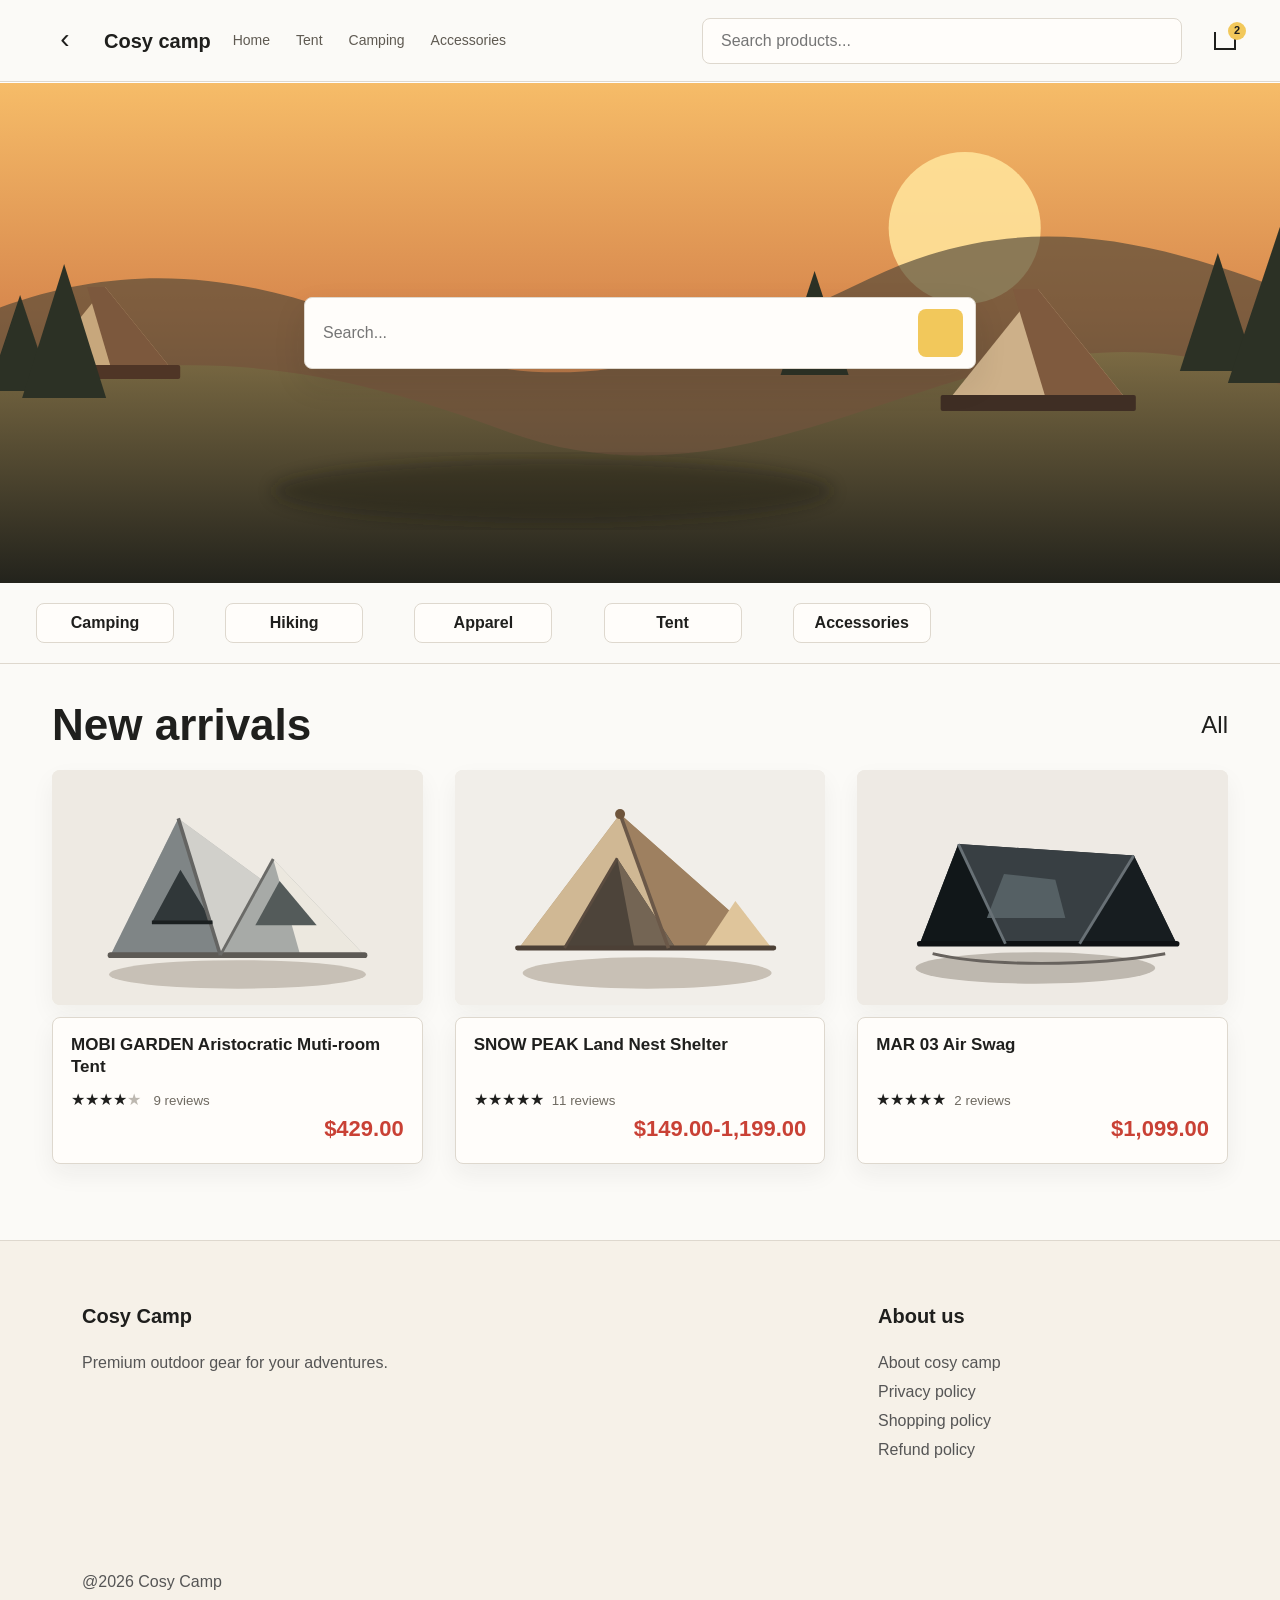
<file: index.html>
<!DOCTYPE html>
<html lang="en">
<head>
    <meta charset="UTF-8">
    <meta name="viewport" content="width=device-width, initial-scale=1.0">
    <title>Cosy Camp</title>
    <meta http-equiv="refresh" content="0; url=homepage.html">
</head>
<body>
     <p><a href="homepage.html">Go to Cosy Camp homepage</a></p>
</body>
</html>
</file>
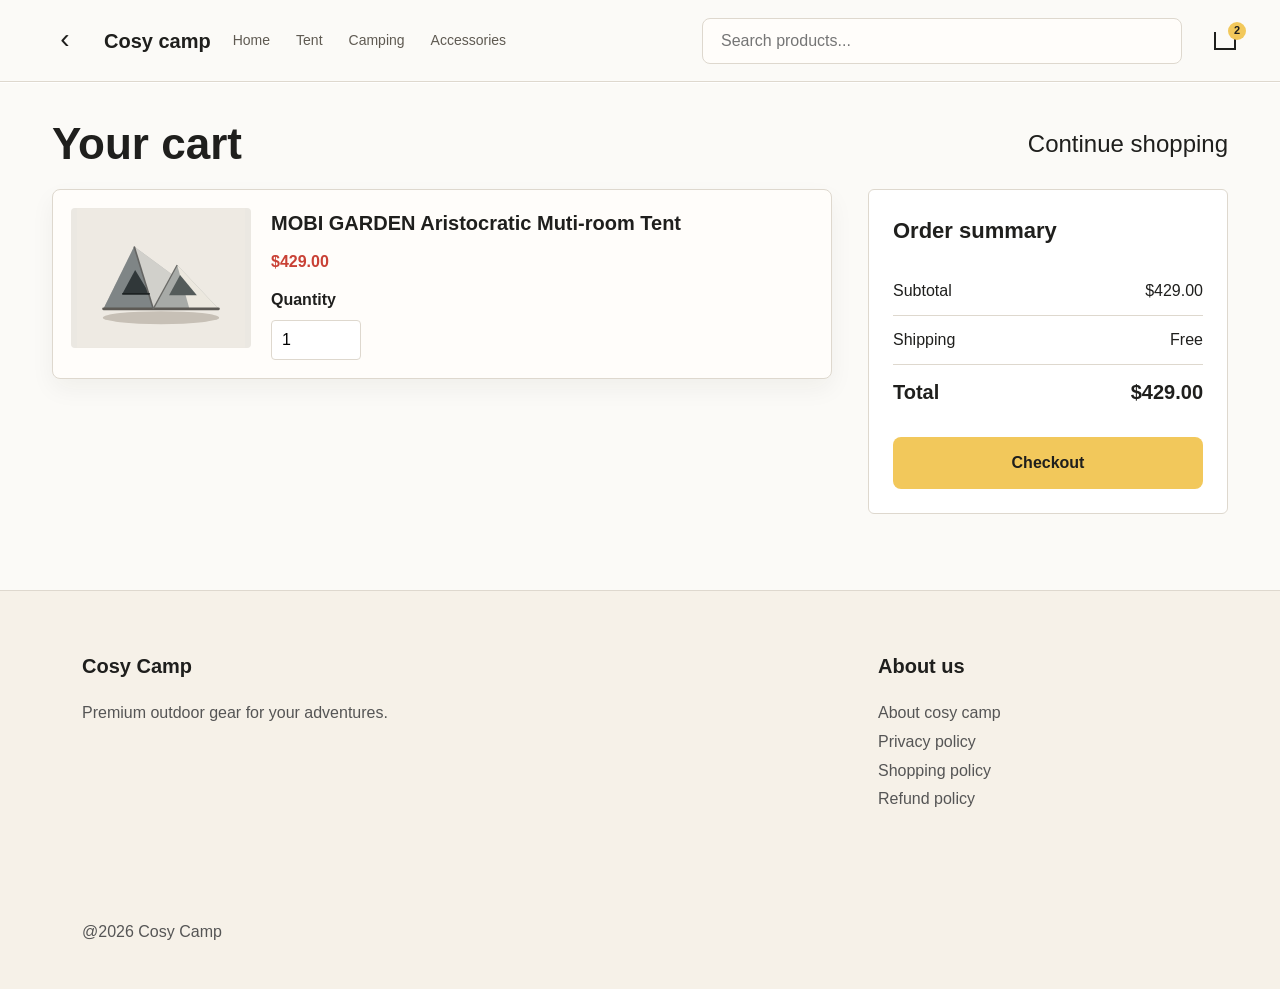
<file: cart-single.html>
<!DOCTYPE html>
<html lang="en">
<head>
    <meta charset="UTF-8">
    <meta name="viewport" content="width=device-width, initial-scale=1.0">
    <title>Cosy Camp | Single Item Cart</title>
    <link rel="stylesheet" href="css/style.css">
</head>
<body>
    <header class="site-header">
        <button class="back-button" type="button" onclick="history.back()" aria-label="Go back">
       ‹
       </button>
        
       <button class="menu-toggle" type="button" aria-label="Open menu">
            <span></span>
            <span></span>
            <span></span>
        </button>

        <a class="brand" href="homepage.html">Cosy camp</a>

        <nav class="desktop-nav" aria-label="Main navigation">
            <a href="homepage.html">Home</a>
            <a href="products.html">Tent</a>
            <a href="products.html">Camping</a>
            <a href="products.html">Accessories</a>
        </nav>

        <form class="header-search">
            <label for="site-search">Search products</label>
            <input id="site-search" type="search" placeholder="Search products..."/>
        </form>

        <a class="cart-button" href="cart.html" aria-label="Open Cart">
            <span class="cart-icon"></span>
            <span class="cart-count">2</span>
        </a>
    </header>

    <nav class="mobile-menu" aria-label="Mobile navigation">
        <a href="homepage.html">Home</a>
        <a href="products.html">Tent</a>
        <a href="products.html">Camping</a>
        <a href="cart.html">Cart</a>
    </nav>

    <main>
        <section class="section-title">
            <h1>Your cart</h1>
            <a href="products.html">Continue shopping</a>
        </section>

        <section class="cart-layout" aria-label="Shopping cart">
            <div class="cart-items">
                <article class="cart-item">
                     <img src="assets/images/tent-mobi.svg" alt="MOBI GARDEN Aristocratic Muti-room Tent"/>

                     <div class="cart-item-info">
                        <h2>MOBI GARDEN Aristocratic Muti-room Tent</h2>
                         <p>$429.00</p>
                         <label for="mobi-quantity">Quantity</label>
                         <input id="mobi-quantity" type="number" min="1" value="1"/>
                    </div>
                </article>
            </div>

           <aside class="cart-summary" aria-label="Order summary">
            <h2>Order summary</h2>

            <div class="summary-row">
                <span>Subtotal</span>
                <span>$429.00</span>
            </div>

            <div class="summary-row">
                <span>Shipping</span>
                <span>Free</span>
            </div>

            <div class="summary-row total-row">
                <span>Total</span>
                <span>$429.00</span>
            </div>

            <a class="primary-button" href="payment-single.html">Checkout</a>
           </aside>
          </section>
        </main>

        <footer class="site-footer">
            <div>
                <h2>Cosy Camp</h2>
                <p>Premium outdoor gear for your adventures.</p>
            </div>

            <nav aria-label="Footer navigation">
                <h2>About us</h2>
                <a href="#">About cosy camp</a>
                <a href="#">Privacy policy</a>
                <a href="#">Shopping policy</a>
                <a href="#">Refund policy</a>
            </nav>

            <p class="copyright">@2026 Cosy Camp</p>
        </footer>

        <script src="js/main.js"></script>
</body>
</html>
</file>
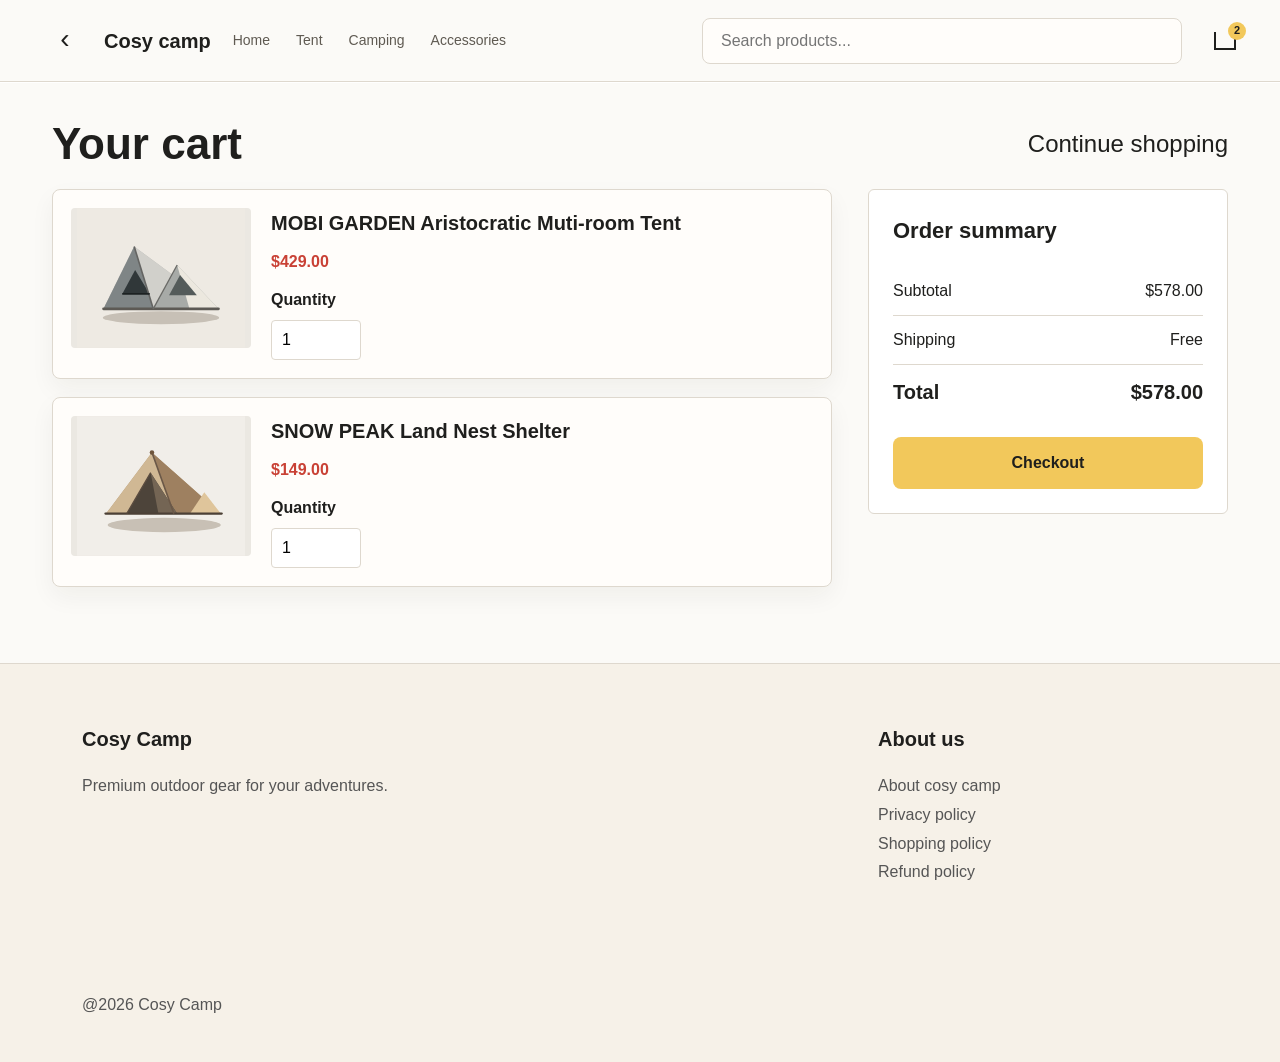
<file: cart.html>
<!DOCTYPE html>
<html lang="en">
<head>
    <meta charset="UTF-8">
    <meta name="viewport" content="width=device-width, initial-scale=1.0">
    <title>Cosy Camp | Cart</title>
    <link rel="stylesheet" href="css/style.css">
</head>
<body>
    <header class="site-header">
        <button class="back-button" type="button" onclick="history.back()" aria-label="Go back">
        ‹
       </button>
        
       <button class="menu-toggle" type="button" aria-label="Open menu">
            <span></span>
            <span></span>
            <span></span>
        </button>

        <a class="brand" href="homepage.html">Cosy camp</a>

        <nav class="desktop-nav" aria-label="Main navigation">
            <a href="homepage.html">Home</a>
            <a href="products.html">Tent</a>
            <a href="products.html">Camping</a>
            <a href="products.html">Accessories</a>
        </nav>

        <form class="header-search">
            <label for="site-search">Search products</label>
            <input id="site-search" type="search" placeholder="Search products..."/>
        </form>

        <a class="cart-button" href="cart.html" aria-label="Open Cart">
            <span class="cart-icon"></span>
            <span class="cart-count">2</span>
        </a>
    </header>

    <nav class="mobile-menu" aria-label="Mobile navigation">
        <a href="homepage.html">Home</a>
        <a href="products.html">Tent</a>
        <a href="products.html">Camping</a>
        <a href="cart.html">Cart</a>
    </nav>

    <main>
        <section class="section-title">
            <h1>Your cart</h1>
            <a href="products.html">Continue shopping</a>
        </section>

        <section class="cart-layout" aria-label="Shopping cart">
            <div class="cart-items">
                <article class="cart-item">
                     <img src="assets/images/tent-mobi.svg" alt="MOBI GARDEN Aristocratic Muti-room Tent"/>

                     <div class="cart-item-info">
                        <h2>MOBI GARDEN Aristocratic Muti-room Tent</h2>
                         <p>$429.00</p>
                         <label for="mobi-quantity">Quantity</label>
                         <input id="mobi-quantity" type="number" min="1" value="1"/>
                    </div>
                </article>

             <article class="cart-item">
                <img src="assets/images/tent-snow.svg" alt="SNOW PEAK Land Nest Shelter"/>
                
                <div class="cart-item-info">
                    <h2>SNOW PEAK Land Nest Shelter</h2>
                    <p>$149.00</p>
                    <label for="snow-quantity">Quantity</label>
                    <input id="snow-quantity" type="number" min="1" value="1"/>
                </div>
            </article>
           </div>

           <aside class="cart-summary" aria-label="Order summary">
            <h2>Order summary</h2>

            <div class="summary-row">
                <span>Subtotal</span>
                <span>$578.00</span>
            </div>

            <div class="summary-row">
                <span>Shipping</span>
                <span>Free</span>
            </div>

            <div class="summary-row total-row">
                <span>Total</span>
                <span>$578.00</span>
            </div>

            <a class="primary-button" href="payment.html">Checkout</a>
           </aside>
          </section>
        </main>

        <footer class="site-footer">
            <div>
                <h2>Cosy Camp</h2>
                <p>Premium outdoor gear for your adventures.</p>
            </div>

            <nav aria-label="Footer navigation">
                <h2>About us</h2>
                <a href="#">About cosy camp</a>
                <a href="#">Privacy policy</a>
                <a href="#">Shopping policy</a>
                <a href="#">Refund policy</a>
            </nav>

            <p class="copyright">@2026 Cosy Camp</p>
        </footer>

        <script src="js/main.js"></script>
</body>
</html>
</file>
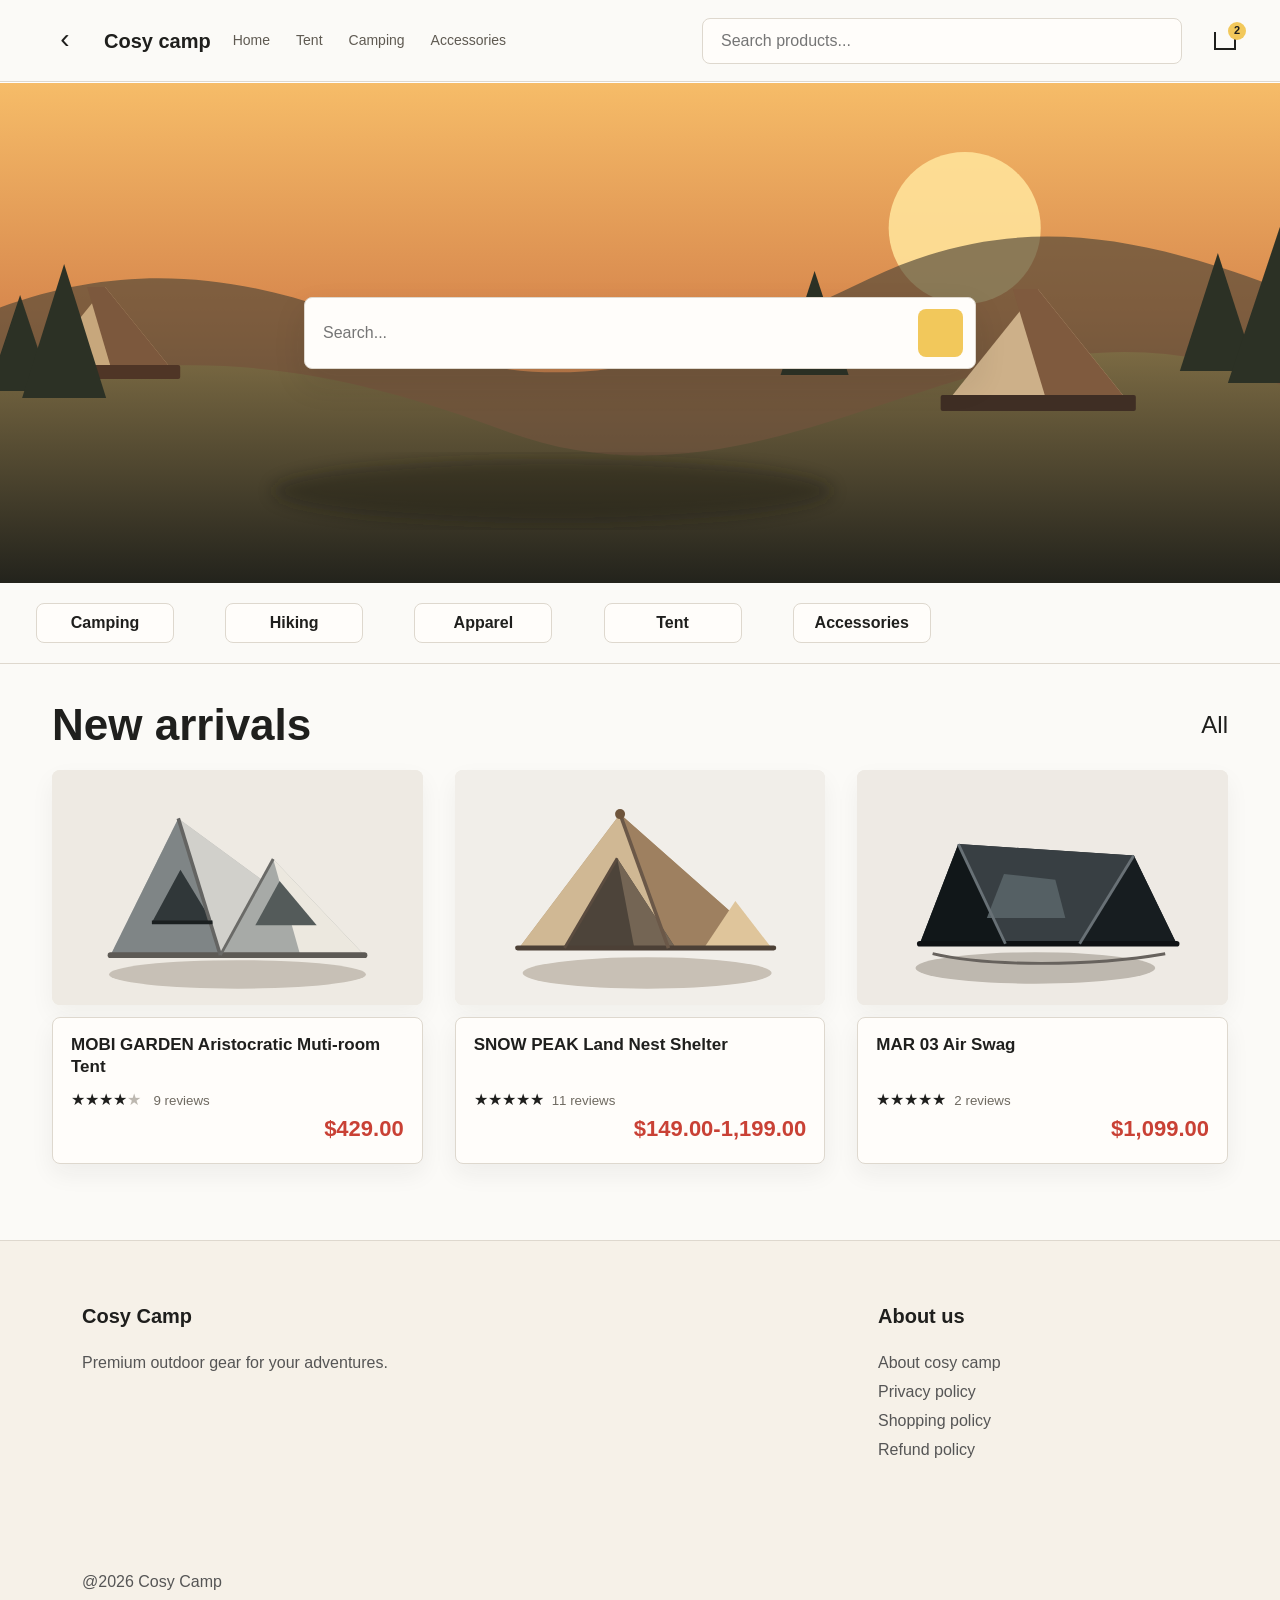
<file: homepage.html>
<!DOCTYPE html>
<html lang="en">
<head>
    <meta charset="UTF-8">
    <meta name="viewport" content="width=device-width, initial-scale=1.0">
    <title>Cosy Camp | Home</title>
    <link rel="stylesheet" href="css/style.css"/>
</head>
<body>
    <header class="site-header">
     <button class="back-button" type="button" onclick="history.back()" aria-label="Go back">
        ‹
     </button>
     
     <button class="menu-toggle" type="button" aria-label="Open menu">
        <span></span>
        <span></span>
        <span></span>
     </button>

     <a class="brand" href="homepage.html">Cosy camp</a>

     <nav class="desktop-nav" aria-label="Main navigation">
        <a href="homepage.html">Home</a>
        <a href="products.html">Tent</a>
        <a href="products.html">Camping</a>
        <a href="products.html">Accessories</a>
     </nav>

     <form class="header-search">
        <label for="site-search">Search products</label>
        <input id="site-search" type="search" placeholder="Search products..."/>
     </form>
    
     <a class="cart-button" href="cart.html" aria-label="Open cart">
        <span class="cart-icon"></span>
        <span class="cart-count">2</span>
     </a>
    </header>

<nav class="mobile-menu" aria-label="Mobile navigation">
    <a href="homepage.html">Home</a>
    <a href="products.html">Tent</a>
    <a href="products.html">Camping</a>
    <a href="cart.html">Cart</a>
</nav>

<main>
    <section class="hero">
        <img src="assets/images/hero-camp.svg" alt="A warm campsite scene at sunset"/>

        <form class="hero-search">
            <label for="hero-search">Search Cosy Camp</label>
            <input id="hero-search" type="search" placeholder="Search..."/>
            <button type="submit" aria-label="Search"></button>
        </form>
    </section>

    <section class="category-strip" aria-label="Shop by category">
        <a href="products.html">Camping</a>
        <a href="products.html">Hiking</a>
        <a href="products.html">Apparel</a>
        <a href="products.html">Tent</a>
        <a href="products.html">Accessories</a>
    </section>

    <section class="section-title">
        <h1>New arrivals</h1>
        <a href="products.html">All</a>
    </section>

    <section class="product-grid" aria-label="New arrivals products">
        <article class="product-card">
           <a href="product.html">
             <img src="assets/images/tent-mobi.svg" alt="MOBI GARDEN Aristocratic Muti-room Tent"/>
           </a>
            <div class="product-info">
                <h2>MOBI GARDEN Aristocratic Muti-room Tent</h2>
                <p class="rating">★★★★<span>★</span> <small>9 reviews</small></p>
                <p class="price">$429.00</p>
            </div>
        </article>

        <article class="product-card">
         <a href="product-snow.html">
            <img src="assets/images/tent-snow.svg" alt="SNOW PEAK Land Nest Shelter"/>
        </a>
         <div class="product-info">
            <h2>SNOW PEAK Land Nest Shelter</h2>
            <p class="rating">★★★★★<small>11 reviews</small></p>
            <p class="price">$149.00-1,199.00</p>
          </div>
       </article>

       <article class="product-card">
        <a href="product-mars.html">
        <img src="assets/images/tent-mars.svg" alt="MAR 03 Air Swag"/>
        </a>
        <div class="product-info">
            <h2>MAR 03 Air Swag</h2>
            <p class="rating">★★★★★<small>2 reviews</small></p>
            <p class="price">$1,099.00</p>
        </div>
      </article>
    </section>
  </main>

<footer class="site-footer">
    <div>
        <h2>Cosy Camp</h2>
        <p>Premium outdoor gear for your adventures.</p>
    </div>

<nav aria-label="Footer navigation">
    <h2>About us</h2>
    <a href="#">About cosy camp</a>
    <a href="#">Privacy policy</a>
     <a href="#">Shopping policy</a>
      <a href="#">Refund policy</a>
</nav>

<p class="copyright">@2026 Cosy Camp</p>
</footer>

 <script src="js/main.js"></script>
</body>
</html>
</file>
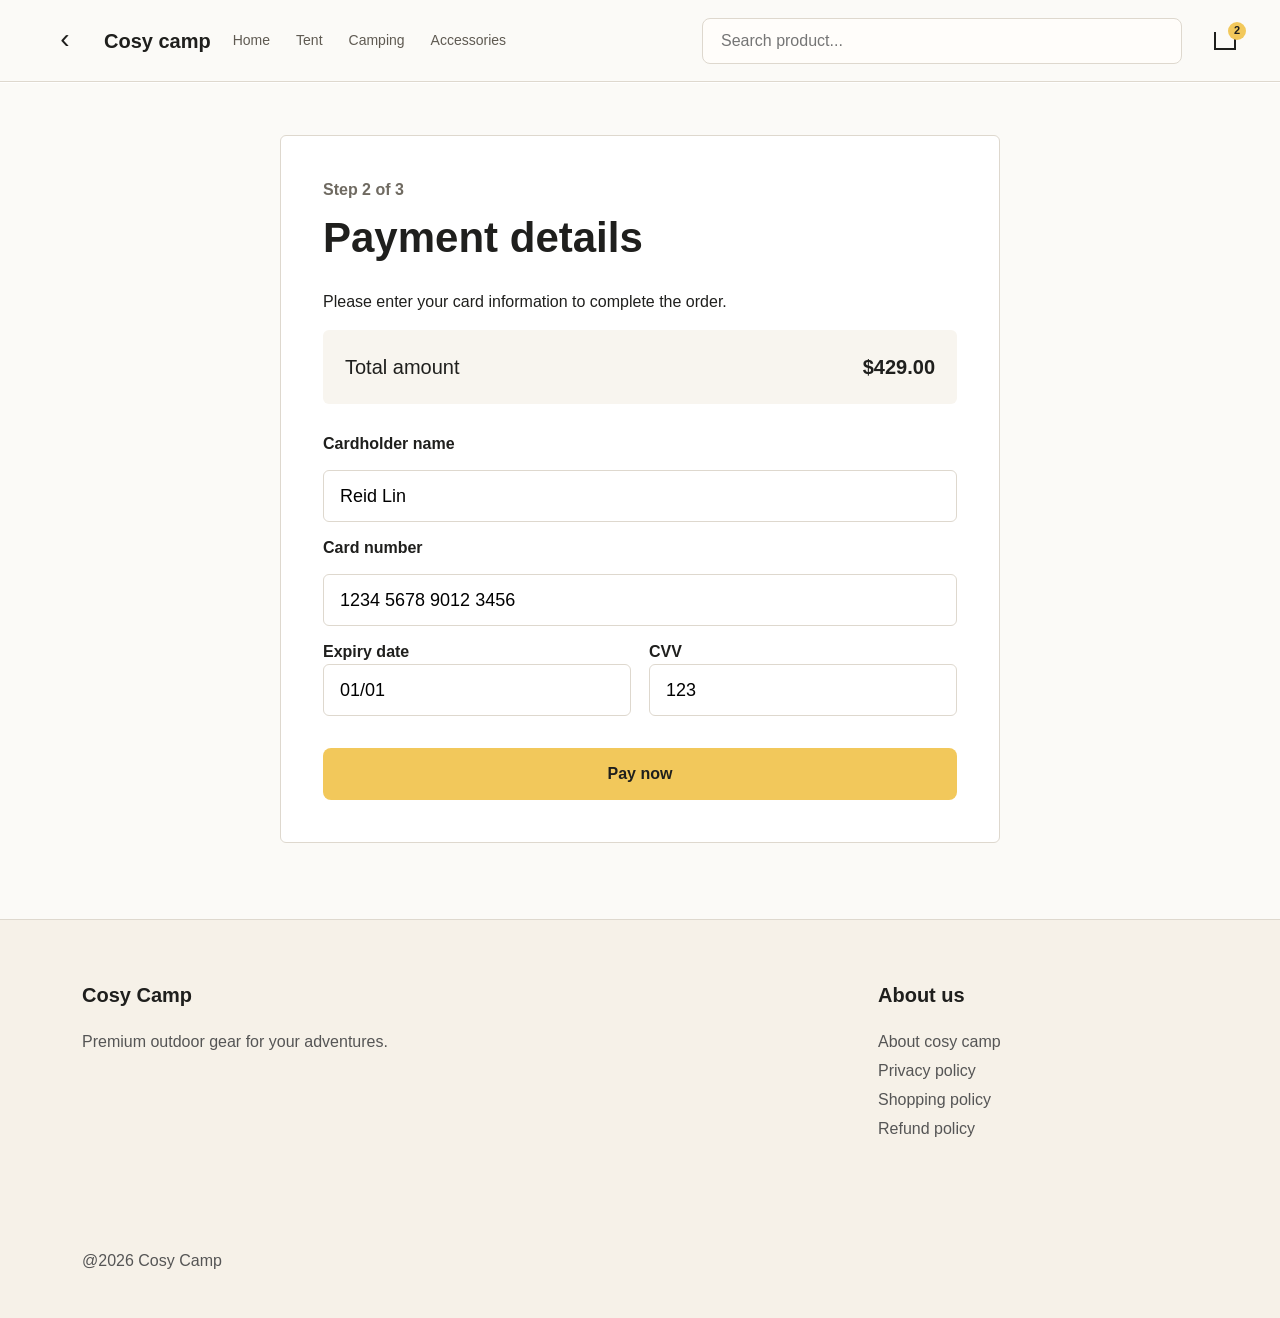
<file: payment-single.html>
<!DOCTYPE html>
<html lang="en">
<head>
    <meta charset="UTF-8">
    <meta name="viewport" content="width=device-width, initial-scale=1.0">
    <title>Cosy Camp | Single Payment</title>
        <link rel="stylesheet" href="css/style.css"/>
</head>
<body>
    <header class="site-header">
        <button class="back-button" type="button" onclick="history.back()" aria-label="Go back">
            ‹
        </button>

        <button class="menu-toggle" type="button" aria-label="Open menu">
            <span></span>
            <span></span>
            <span></span>
        </button>

        <a class="brand" href="homepage.html">Cosy camp</a>

        <nav class="desktop-nav" aria-label="Main navigation">
            <a href="homepage.html">Home</a>
            <a href="products.html">Tent</a>
            <a href="products.html">Camping</a>
            <a href="products.html">Accessories</a>
        </nav>

        <form class="header-search">
            <label for="site-search">Search products</label>
            <input id="site-search" type="search" placeholder="Search product..."/>
        </form>

        <a class="cart-button" href="cart.html" aria-label="Open cart">
            <span class="cart-icon"></span>
            <span class="cart-count">2</span>
        </a>
    </header>

    <nav class="mobile-menu" aria-label="Mobile navigation">
        <a href="homepage.html">Home</a>
        <a href="products.html">Tent</a>
        <a href="products.html">Camping</a>
        <a href="cart.html">Cart</a>
    </nav>

    <main>
        <section class="payment-panel" aria-label="Payment details">
            <p class="checkout-step">Step 2 of 3</p>
            <h1>Payment details</h1>
            <p>Please enter your card information to complete the order.</p>

            <div class="payment-total">
                <span>Total amount</span>
                <strong>$429.00</strong>
            </div>

            <form class="payment-form">
                <label for="card-name">Cardholder name</label>
                <input id="card-name" type="text" value="Reid Lin"/>

                <label for="card-number">Card number</label>
                <input id="card-number" type="text" value="1234 5678 9012 3456"/>

                <div class="payment-row">
                    <div>
                        <label for="expiry-date">Expiry date</label>
                        <input id="expiry-date" type="text" value="01/01"/>
                    </div>

                    <div>
                        <label for="cvv">CVV</label>
                        <input id="cvv" type="text" value="123"/>
                    </div>
                </div>

                <a class="primary-button pay-button" href="success.html">Pay now</a>
            </form>
        </section>
    </main>

    <footer class="site-footer">
    <div>
        <h2>Cosy Camp</h2>
        <p>Premium outdoor gear for your adventures.</p>
    </div>

<nav aria-label="Footer navigation">
    <h2>About us</h2>
    <a href="#">About cosy camp</a>
    <a href="#">Privacy policy</a>
     <a href="#">Shopping policy</a>
      <a href="#">Refund policy</a>
</nav>

<p class="copyright">@2026 Cosy Camp</p>
</footer>

 <script src="js/main.js"></script>
</body>
</html>
</file>
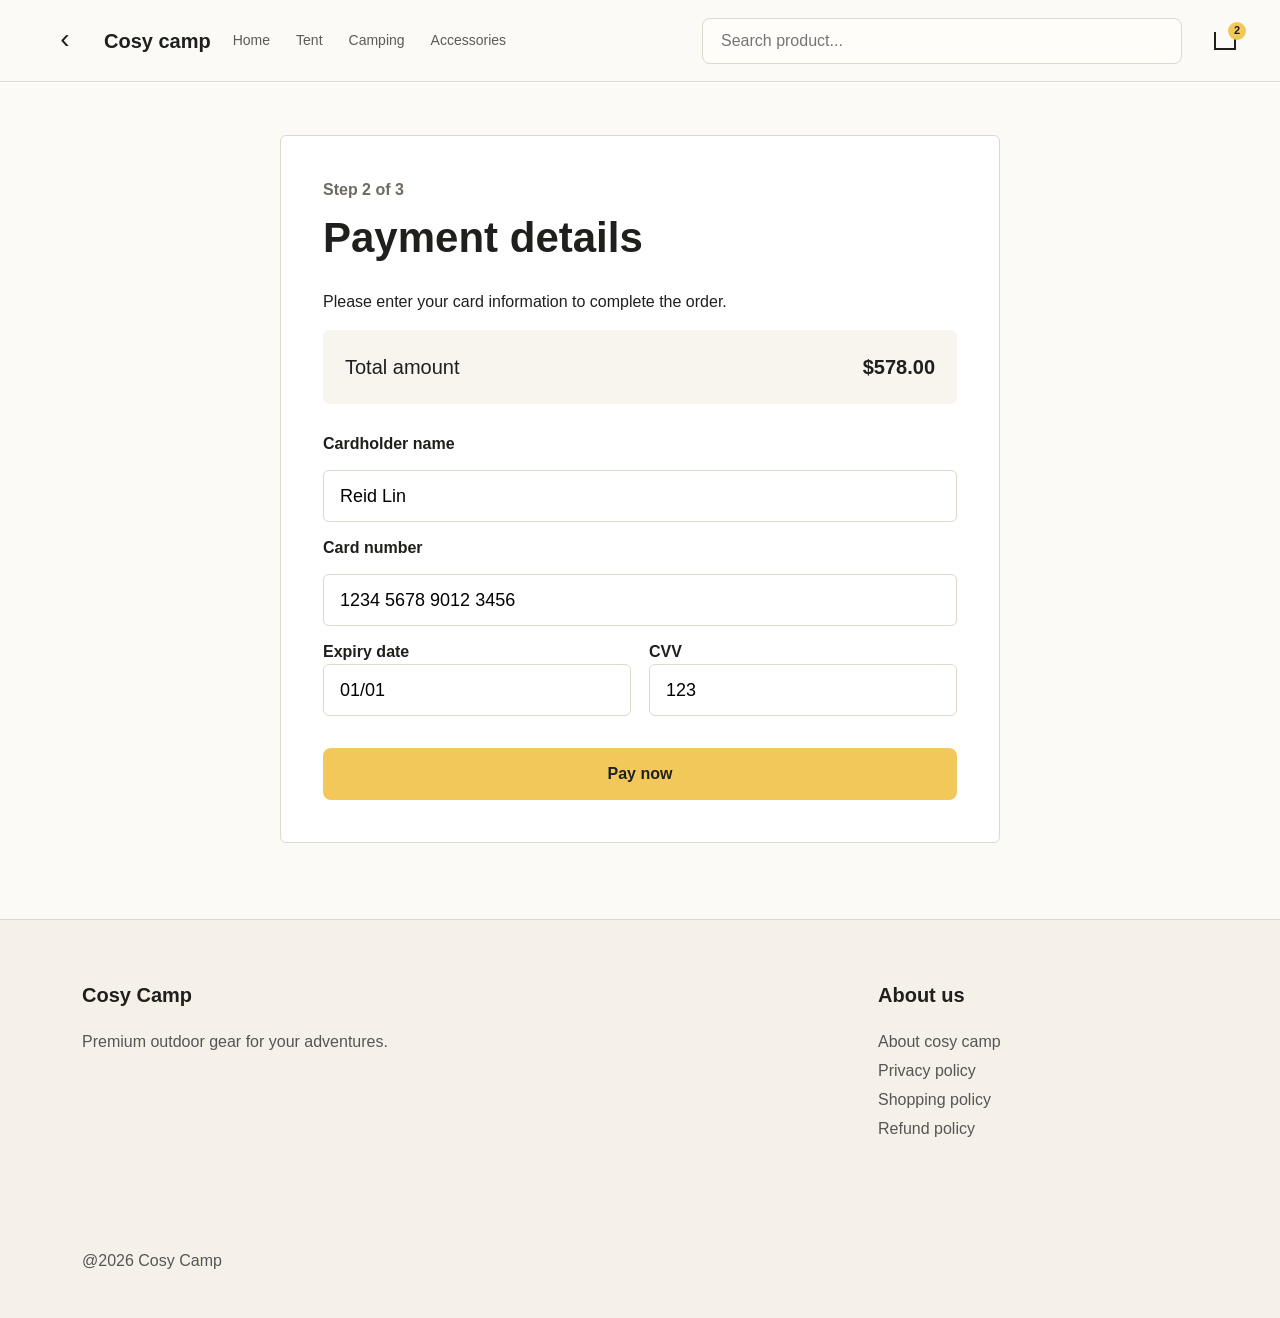
<file: payment.html>
<!DOCTYPE html>
<html lang="en">
<head>
    <meta charset="UTF-8">
    <meta name="viewport" content="width=device-width, initial-scale=1.0">
    <title>Cosy Camp | Payment</title>
        <link rel="stylesheet" href="css/style.css"/>
</head>
<body>
    <header class="site-header">
        <button class="back-button" type="button" onclick="history.back()" aria-label="Go back">
            ‹
        </button>

        <button class="menu-toggle" type="button" aria-label="Open menu">
            <span></span>
            <span></span>
            <span></span>
        </button>

        <a class="brand" href="homepage.html">Cosy camp</a>

        <nav class="desktop-nav" aria-label="Main navigation">
            <a href="homepage.html">Home</a>
            <a href="products.html">Tent</a>
            <a href="products.html">Camping</a>
            <a href="products.html">Accessories</a>
        </nav>

        <form class="header-search">
            <label for="site-search">Search products</label>
            <input id="site-search" type="search" placeholder="Search product..."/>
        </form>

        <a class="cart-button" href="cart.html" aria-label="Open cart">
            <span class="cart-icon"></span>
            <span class="cart-count">2</span>
        </a>
    </header>

    <nav class="mobile-menu" aria-label="Mobile navigation">
        <a href="homepage.html">Home</a>
        <a href="products.html">Tent</a>
        <a href="products.html">Camping</a>
        <a href="cart.html">Cart</a>
    </nav>

    <main>
        <section class="payment-panel" aria-label="Payment details">
            <p class="checkout-step">Step 2 of 3</p>
            <h1>Payment details</h1>
            <p>Please enter your card information to complete the order.</p>

            <div class="payment-total">
                <span>Total amount</span>
                <strong>$578.00</strong>
            </div>

            <form class="payment-form">
                <label for="card-name">Cardholder name</label>
                <input id="card-name" type="text" value="Reid Lin"/>

                <label for="card-number">Card number</label>
                <input id="card-number" type="text" value="1234 5678 9012 3456"/>

                <div class="payment-row">
                    <div>
                        <label for="expiry-date">Expiry date</label>
                        <input id="expiry-date" type="text" value="01/01"/>
                    </div>

                    <div>
                        <label for="cvv">CVV</label>
                        <input id="cvv" type="text" value="123"/>
                    </div>
                </div>

                <a class="primary-button pay-button" href="success.html">Pay now</a>
            </form>
        </section>
    </main>

    <footer class="site-footer">
    <div>
        <h2>Cosy Camp</h2>
        <p>Premium outdoor gear for your adventures.</p>
    </div>

<nav aria-label="Footer navigation">
    <h2>About us</h2>
    <a href="#">About cosy camp</a>
    <a href="#">Privacy policy</a>
     <a href="#">Shopping policy</a>
      <a href="#">Refund policy</a>
</nav>

<p class="copyright">@2026 Cosy Camp</p>
</footer>

 <script src="js/main.js"></script>
</body>
</html>
</file>
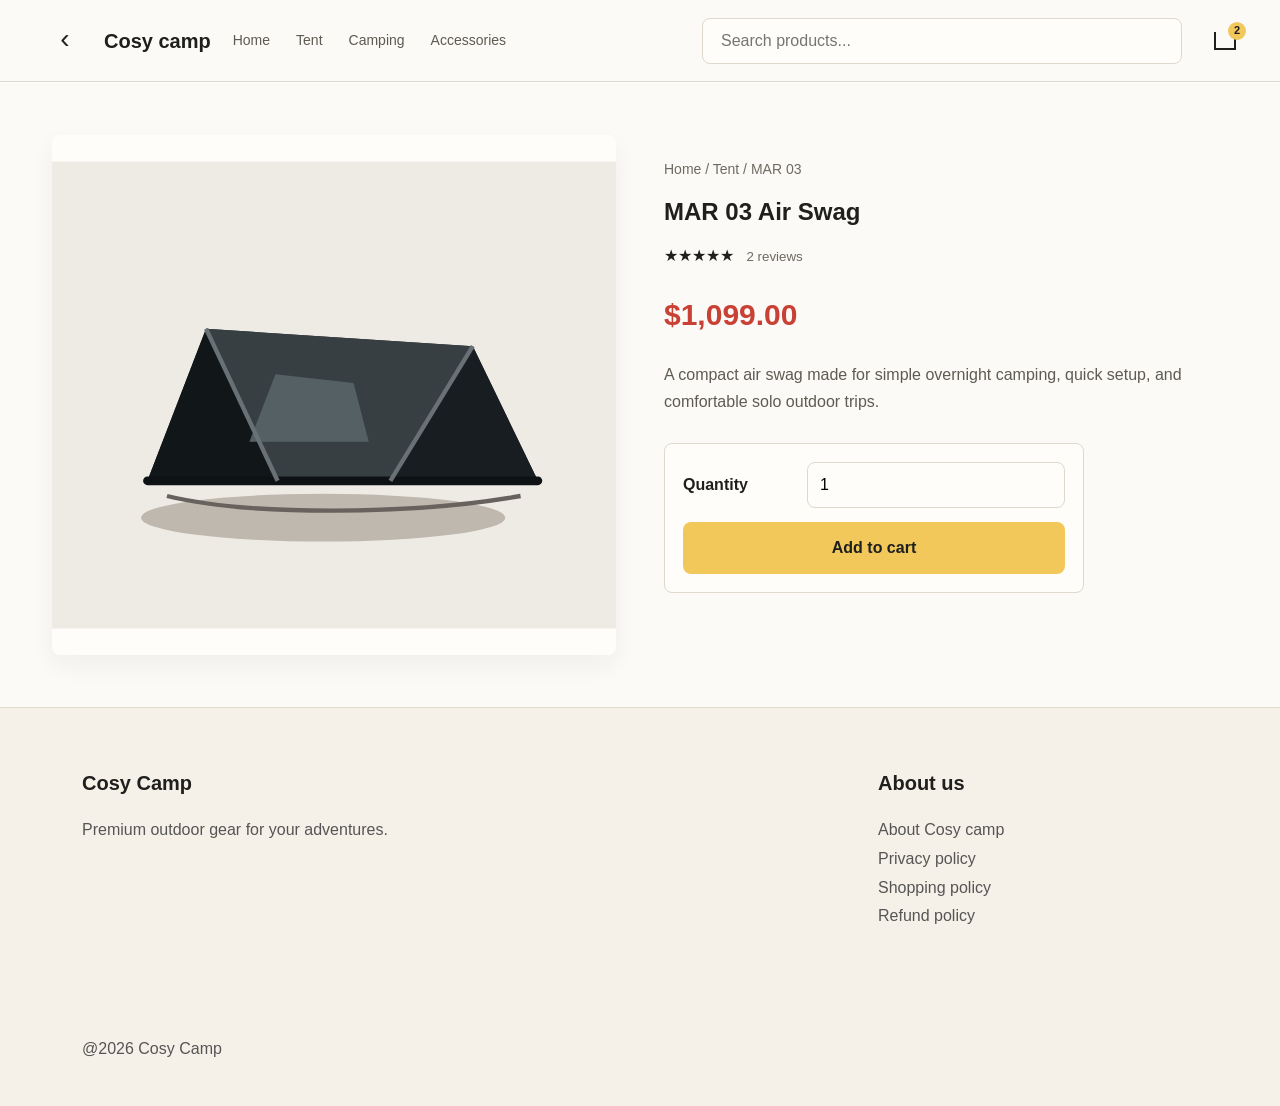
<file: product-mars.html>
<!DOCTYPE html>
<html lang="en">
<head>
    <meta charset="UTF-8">
    <meta name="viewport" content="width=device-width, initial-scale=1.0">
    <title>Cosy Camp | MAR 03 Air Swag</title>
    <link rel="stylesheet" href="css/style.css">
</head>
<body>
    <header class="site-header">
        <button class="back-button" type="button" onclick="history.back()" aria-label="Go back">
        ‹
       </button>
        
       <button class="menu-toggle" type="button" aria-label="Open menu">
            <span></span>
            <span></span>
            <span></span>
        </button>

        <a class="brand" href="homepage.html">Cosy camp</a>

      <nav class="desktop-nav" aria-label="Main navigation">
        <a href="homepage.html">Home</a>
        <a href="products.html">Tent</a>
        <a href="products.html">Camping</a>
        <a href="products.html">Accessories</a>
      </nav>

      <form class="header-search">
        <label for ="site-search">Search products</label>
        <input id="site-search" type="search" placeholder="Search products..."/>
      </form>

      <a class="cart-button" href="cart.html" aria-label="Open cart">
        <span class="cart-icon"></span>
        <span class="cart-count">2</span>
      </a>
</header>

<nav class="mobile-menu" aria-label="Mobile navigation">
    <a href="homepage.html">Home</a>
    <a href="products.html">Tent</a>
    <a href="products.html">Camping</a>
    <a href="cart.html">Cart</a>
</nav>

    <main>
        <section class="product-detail" aria-label="Product detail">
            <div class="product-detail-image">
                <img src="assets/images/tent-mars.svg" alt="MAR 03 Air Swag"/>
            </div>

            <div class="product-detail-info">
                 <p class="breadcrumb">Home / Tent / MAR 03</p>
                 <h1>MAR 03 Air Swag</h1>
                  <p class="rating">★★★★★ <small>2 reviews</small></p>
                  <p class="detail-price">$1,099.00</p>

                  <p class="product-description">A compact air swag made for simple overnight camping, quick setup, and comfortable solo outdoor trips.</p>

                 <div class="purchase-panel">
                    <label for="quantity">Quantity</label>
                    <input id="quantity" type="number" min="1" value="1"/>

                    <a class="primary-button add-cart-link" href="cart-single.html">
                        Add to cart
                    </a>
                 </div>
            </div>
        </section>
    </main>

    <footer class="site-footer">
        <div>
            <h2>Cosy Camp</h2>
            <p>Premium outdoor gear for your adventures.</p>
        </div>

        <nav aria-label="Footer navigation">
            <h2>About us</h2>
            <a href="#">About Cosy camp</a>
            <a href="#">Privacy policy</a>
            <a href="#">Shopping policy</a>
            <a href="#">Refund policy</a>
        </nav>

        <p class="copyright">@2026 Cosy Camp</p>
    </footer>

   <script src="js/main.js"></script>

</body>
</html>
</file>
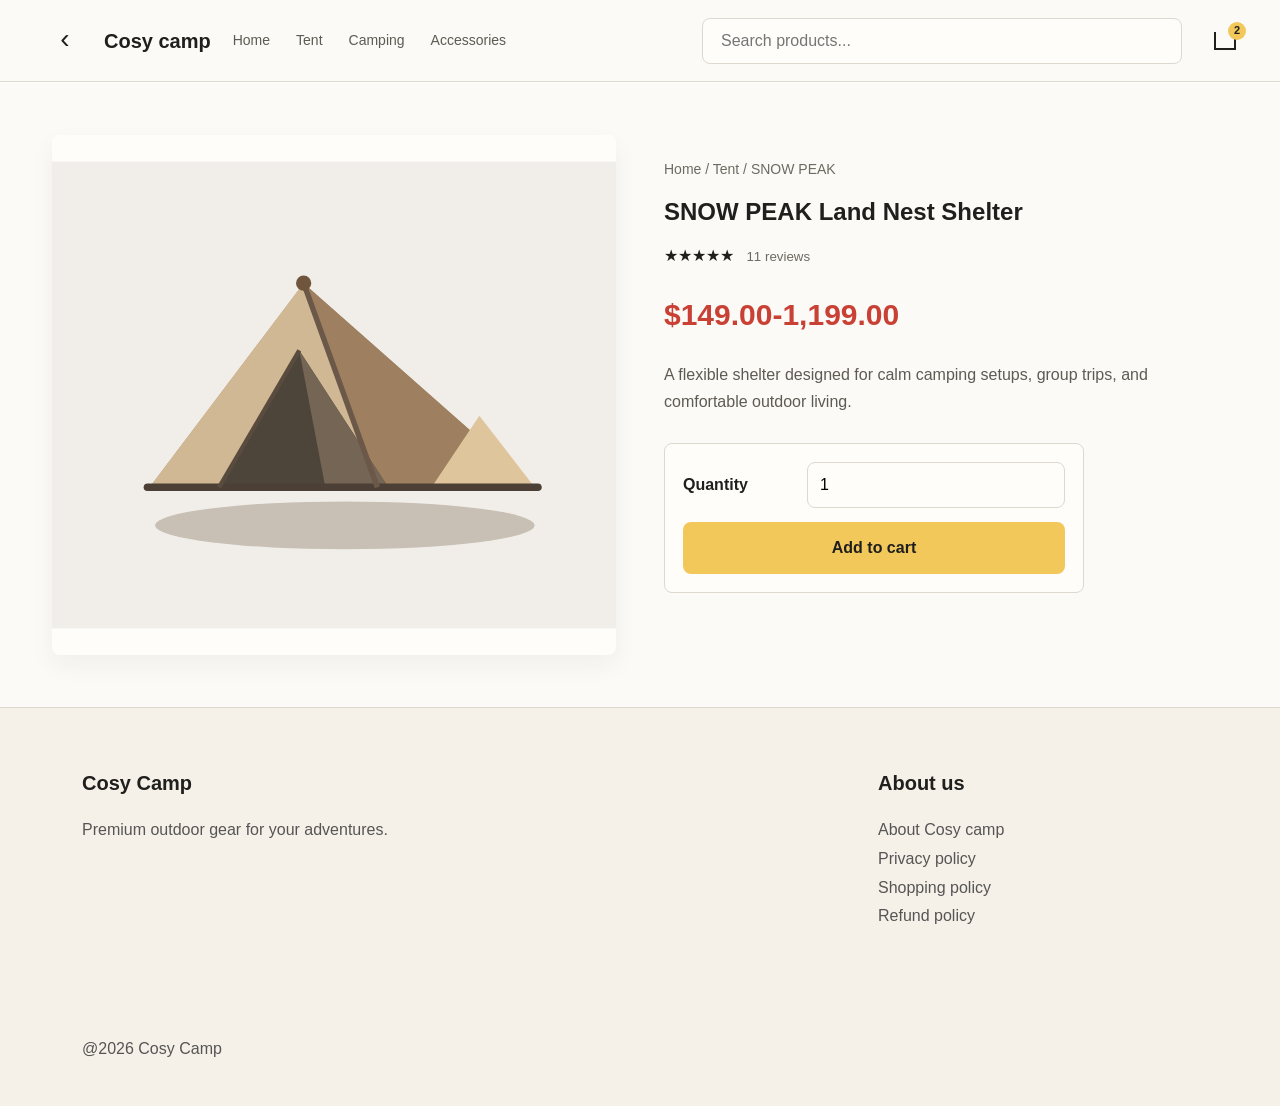
<file: product-snow.html>
<!DOCTYPE html>
<html lang="en">
<head>
    <meta charset="UTF-8">
    <meta name="viewport" content="width=device-width, initial-scale=1.0">
    <title>Cosy Camp | SNOW PEAK Land Nest Shelter</title>
    <link rel="stylesheet" href="css/style.css">
</head>
<body>
    <header class="site-header">
    <button class="back-button" type="button" onclick="history.back()" aria-label="Go back">
        ‹
    </button>
        
    <button class="menu-toggle" type="button" aria-label="Open menu">
            <span></span>
            <span></span>
            <span></span>
        </button>

        <a class="brand" href="homepage.html">Cosy camp</a>

      <nav class="desktop-nav" aria-label="Main navigation">
        <a href="homepage.html">Home</a>
        <a href="products.html">Tent</a>
        <a href="products.html">Camping</a>
        <a href="products.html">Accessories</a>
      </nav>

      <form class="header-search">
        <label for ="site-search">Search products</label>
        <input id="site-search" type="search" placeholder="Search products..."/>
      </form>

      <a class="cart-button" href="cart.html" aria-label="Open cart">
        <span class="cart-icon"></span>
        <span class="cart-count">2</span>
      </a>
</header>

<nav class="mobile-menu" aria-label="Mobile navigation">
    <a href="homepage.html">Home</a>
    <a href="products.html">Tent</a>
    <a href="products.html">Camping</a>
    <a href="cart.html">Cart</a>
</nav>

    <main>
        <section class="product-detail" aria-label="Product detail">
            <div class="product-detail-image">
                <img src="assets/images/tent-snow.svg" alt="SNOW PEAK Land Nest Shelter"/>
            </div>

            <div class="product-detail-info">
                 <p class="breadcrumb">Home / Tent / SNOW PEAK</p>
                 <h1>SNOW PEAK Land Nest Shelter</h1>
                 <p class="rating">★★★★★ <small>11 reviews</small></p>
                 <p class="detail-price">$149.00-1,199.00</p>

                  <p class="product-description">A flexible shelter designed for calm camping setups, group trips, and comfortable outdoor living.</p>


                 <div class="purchase-panel">
                    <label for="quantity">Quantity</label>
                    <input id="quantity" type="number" min="1" value="1"/>

                   <a class="primary-button add-cart-link" href="cart.html">
                        Add to cart
                   </a>
                 </div>
            </div>
        </section>
    </main>

    <footer class="site-footer">
        <div>
            <h2>Cosy Camp</h2>
            <p>Premium outdoor gear for your adventures.</p>
        </div>

        <nav aria-label="Footer navigation">
            <h2>About us</h2>
            <a href="#">About Cosy camp</a>
            <a href="#">Privacy policy</a>
            <a href="#">Shopping policy</a>
            <a href="#">Refund policy</a>
        </nav>

        <p class="copyright">@2026 Cosy Camp</p>
    </footer>

   <script src="js/main.js"></script>

</body>
</html>
</file>
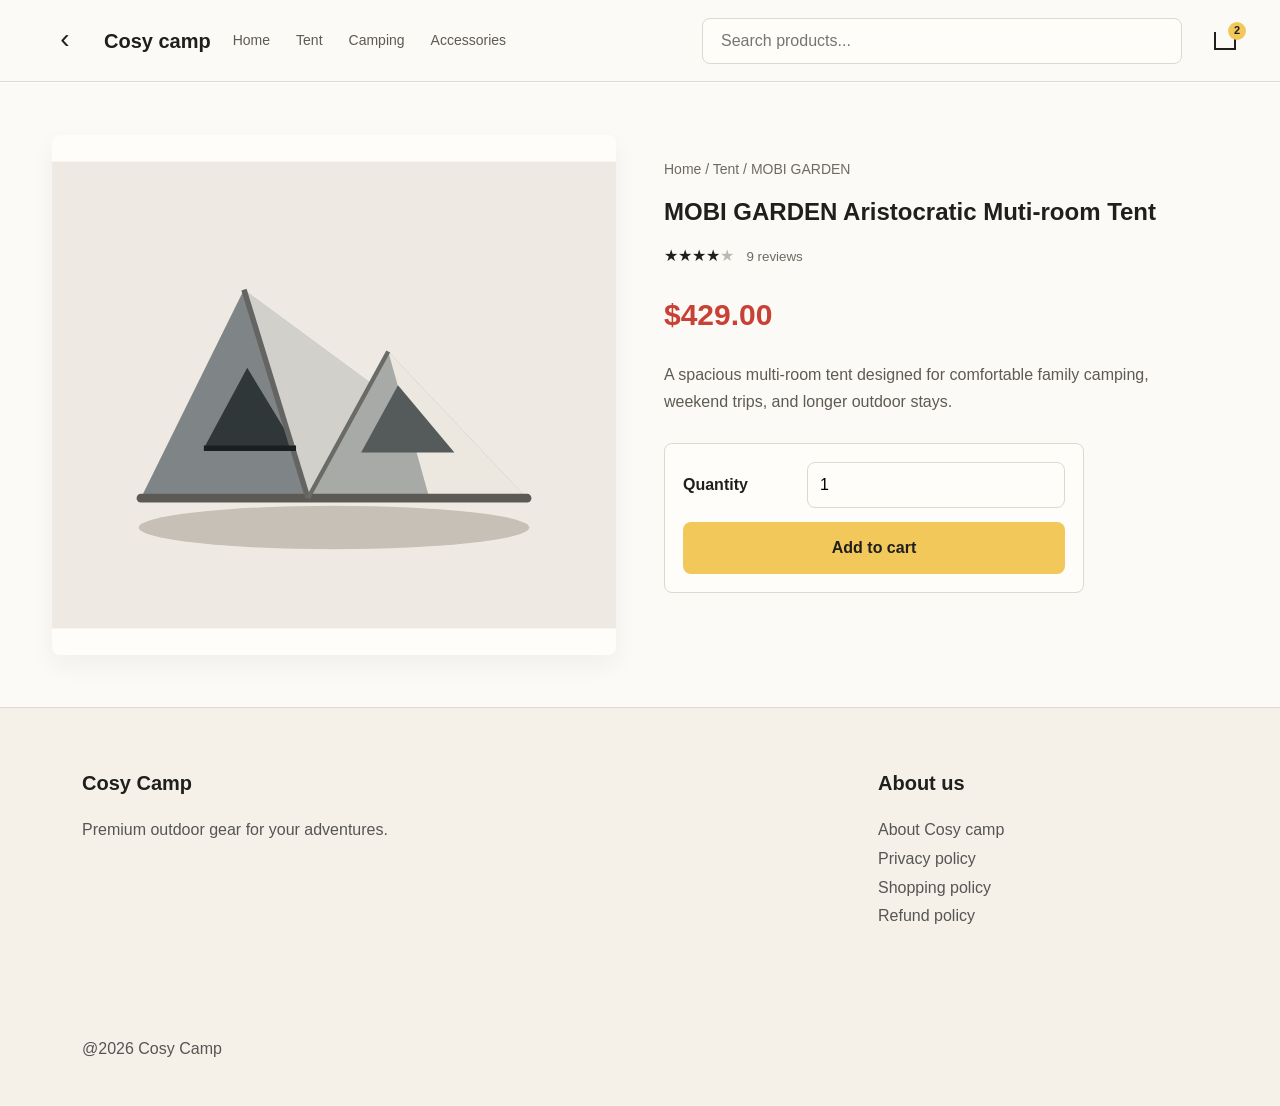
<file: product.html>
<!DOCTYPE html>
<html lang="en">
<head>
    <meta charset="UTF-8">
    <meta name="viewport" content="width=device-width, initial-scale=1.0">
    <title>Cosy Camp | Product Detail</title>
    <link rel="stylesheet" href="css/style.css">
</head>
<body>
    <header class="site-header">
    <button class="back-button" type="button" onclick="history.back()" aria-label="Go back">
        ‹
     </button>
        
     <button class="menu-toggle" type="button" aria-label="Open menu">
            <span></span>
            <span></span>
            <span></span>
        </button>

        <a class="brand" href="homepage.html">Cosy camp</a>

      <nav class="desktop-nav" aria-label="Main navigation">
        <a href="homepage.html">Home</a>
        <a href="products.html">Tent</a>
        <a href="products.html">Camping</a>
        <a href="products.html">Accessories</a>
      </nav>

      <form class="header-search">
        <label for ="site-search">Search products</label>
        <input id="site-search" type="search" placeholder="Search products..."/>
      </form>

      <a class="cart-button" href="cart.html" aria-label="Open cart">
        <span class="cart-icon"></span>
        <span class="cart-count">2</span>
      </a>
</header>

<nav class="mobile-menu" aria-label="Mobile navigation">
    <a href="homepage.html">Home</a>
    <a href="products.html">Tent</a>
    <a href="products.html">Camping</a>
    <a href="cart.html">Cart</a>
</nav>

    <main>
        <section class="product-detail" aria-label="Product detail">
            <div class="product-detail-image">
                <img src="assets/images/tent-mobi.svg" alt="MOBI GARDEN Aristocratic Muti-room Tent"/>
            </div>

            <div class="product-detail-info">
                 <p class="breadcrumb">Home / Tent / MOBI GARDEN</p>
                 <h1>MOBI GARDEN Aristocratic Muti-room Tent</h1>
                  <p class="rating">★★★★<span>★</span> <small>9 reviews</small></p>
                  <p class="detail-price">$429.00</p>

                  <p class="product-description"> A spacious multi-room tent designed for comfortable family camping, weekend trips, and longer outdoor stays.</p>

                 <div class="purchase-panel">
                    <label for="quantity">Quantity</label>
                    <input id="quantity" type="number" min="1" value="1"/>

                    <a class="primary-button add-cart-link" href="cart-single.html">
                        Add to cart
                    </a>
                 </div>
            </div>
        </section>
    </main>

    <footer class="site-footer">
        <div>
            <h2>Cosy Camp</h2>
            <p>Premium outdoor gear for your adventures.</p>
        </div>

        <nav aria-label="Footer navigation">
            <h2>About us</h2>
            <a href="#">About Cosy camp</a>
            <a href="#">Privacy policy</a>
            <a href="#">Shopping policy</a>
            <a href="#">Refund policy</a>
        </nav>

        <p class="copyright">@2026 Cosy Camp</p>
    </footer>

   <script src="js/main.js"></script>

</body>
</html>
</file>
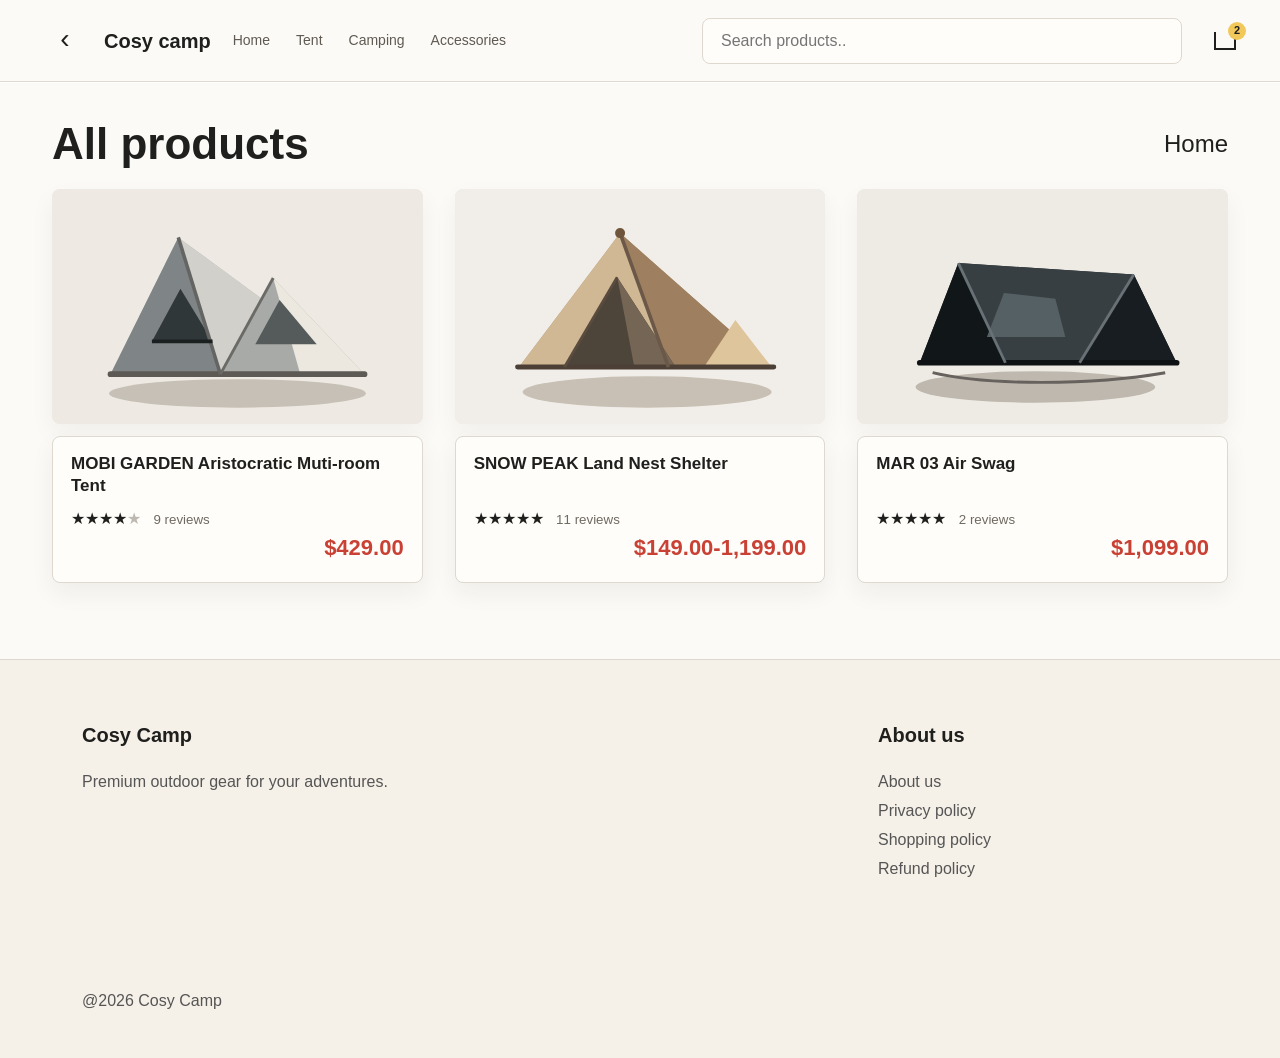
<file: products.html>
<!DOCTYPE html>
<html lang="en">
<head>
    <meta charset="UTF-8">
    <meta name="viewport" content="width=device-width, initial-scale=1.0">
    <title>Cosy Camp | Products</title>
<link rel="stylesheet" href="css/style.css"/>
</head>
<body>
    <header class="site-header">
     <button class="back-button" type="button" onclick="history.back()" aria-label="Go back">
        ‹
     </button>
    
     <button class="menu-toggle" type="button" aria-label="Open menu">
        <span></span>
        <span></span>
        <span></span>
       </button>

       <a class="brand" href="homepage.html">Cosy camp</a>

       <nav class="desktop-nav" aria-label="Main navigation">
        <a href="homepage.html">Home</a>
        <a href="products.html">Tent</a>
        <a href="products.html">Camping</a>
        <a href="products.html">Accessories</a>
       </nav>

       <form class="header-search">
        <label for="site-search">Search products</label>
        <input id="site-search" type="search" placeholder="Search products.."/>
       </form>

       <a class="cart-button" href="cart.html" aria-label="Open cart">
        <span class="cart-icon"></span>
        <span class="cart-count">2</span>
       </a>
    </header>

    <nav class="mobile-menu" aria-label="Mobile navigation">
        <a href="homepage.html">Home</a>
        <a href="products.html">Tent</a>
        <a href="products.html">Camping</a>
        <a href="cart.html">Cart</a>
    </nav>

    <main>
    <section class="section-title">
        <h1>All products</h1>
        <a href="homepage.html">Home</a>
    </section>

    <section class="product-grid" aria-label="All camping products">
        <article class="product-card">
            <a href="product.html">
             <img src="assets/images/tent-mobi.svg" alt="MOBI GARDEN Aristocratic Muti-room Tent"/>
            </a>
             <div class="product-info">
                 <h2>MOBI GARDEN Aristocratic Muti-room Tent</h2>
                 <p class="rating">★★★★<span>★</span> <small>9 reviews</small></p>
                  <p class="price">$429.00</p>
             </div>
        </article>

        <article class="product-card">
        <a href="product-snow.html">
            <img src="assets/images/tent-snow.svg" alt="SNOW PEAK Land Nest Shelter"/>
        </a>
            <div class="product-info">
                <h2>SNOW PEAK Land Nest Shelter</h2>
                 <p class="rating">★★★★★ <small>11 reviews</small></p>
                  <p class="price">$149.00-1,199.00</p>
            </div>
        </article>

        <article class="product-card">
        <a href="product-mars.html">
         <img src="assets/images/tent-mars.svg" alt="MAR 03 Air Swag"/>
        </a>
            <div class="product-info">
                 <h2>MAR 03 Air Swag</h2>
                 <p class="rating">★★★★★ <small>2 reviews</small></p>
                  <p class="price">$1,099.00</p>
            </div>
        </article>
    </section>
    </main>

    <footer class="site-footer">
        <div>
            <h2>Cosy Camp</h2>
            <p>Premium outdoor gear for your adventures.</p>
        </div>

        <nav aria-label="Footer navigation">
            <h2>About us</h2>
            <a href="#">About us</a>
            <a href="#">Privacy policy</a>
            <a href="#">Shopping policy</a>
            <a href="#">Refund policy</a>
        </nav>

        <p class="copyright">@2026 Cosy Camp</p>
          </footer>

        <script src="js/main.js"></script>
</body>
</html>
</file>
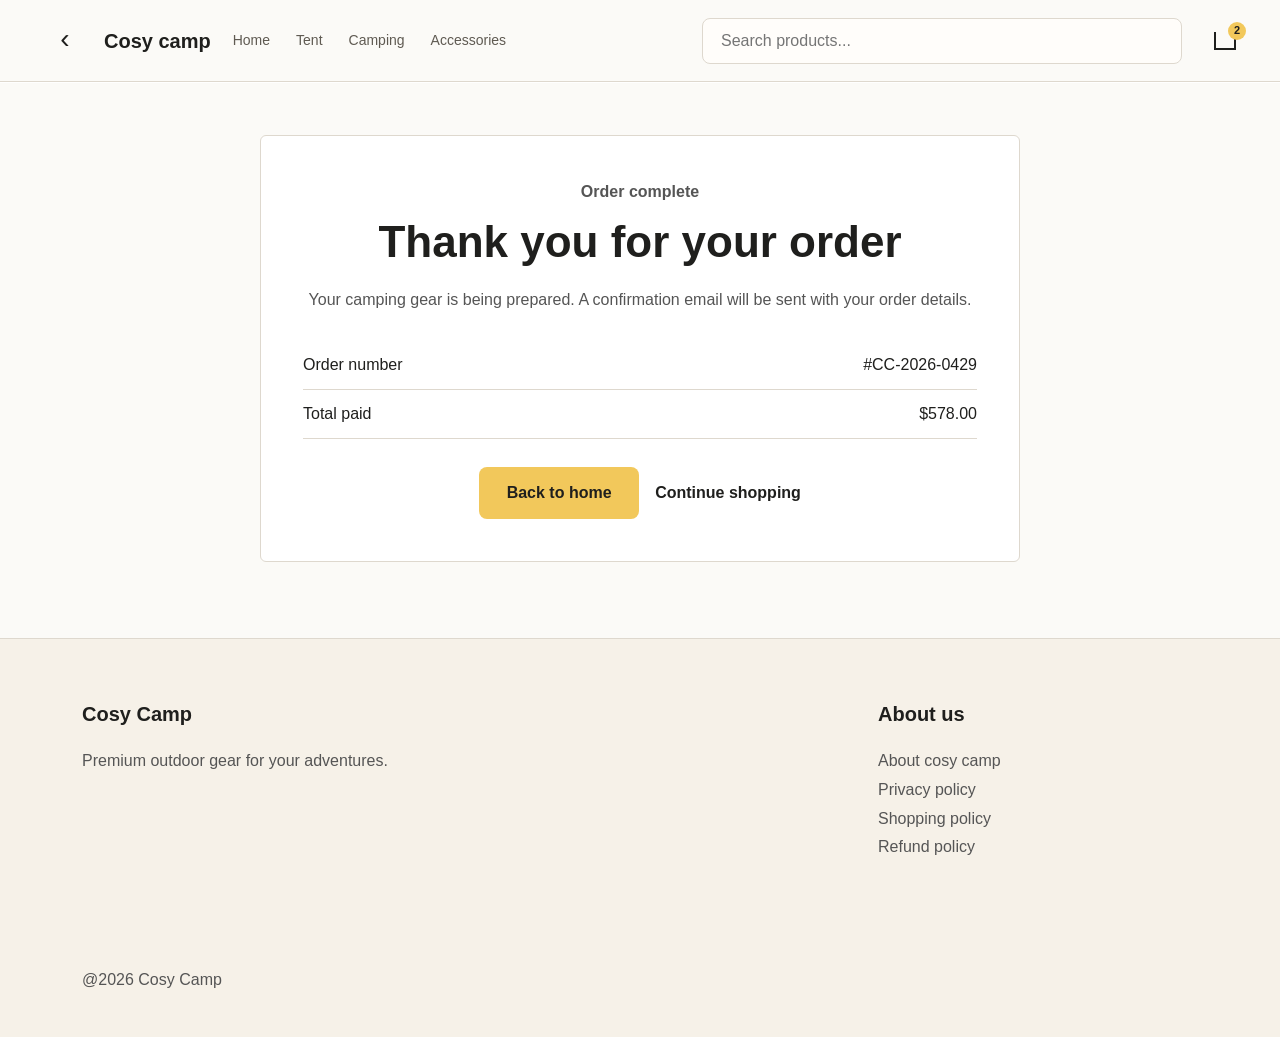
<file: success.html>
<!DOCTYPE html>
<html lang="en">
<head>
    <meta charset="UTF-8">
    <meta name="viewport" content="width=device-width, initial-scale=1.0">
    <title>Cosy Camp | Order Success</title>
    <link rel="stylesheet" href="css/style.css"/>
</head>
<body>
    <header class="site-header">
    <button class="back-button" type="button" onclick="history.back()" aria-label="Go back">
        ‹
     </button>
        
     <button class="menu-toggle" type="button" aria-label="Open menu">
            <span></span>
            <span></span>
            <span></span>
        </button>

        <a class="brand" href="homepage.html">Cosy camp</a>

        <nav class="desktop-nav" aria-label="Main navigation">
            <a href="homepage.html">Home</a>
            <a href="products.html">Tent</a>
            <a href="products.html">Camping</a>
            <a href="products.html">Accessories</a>
        </nav>

        <form class="header-search">
            <label for="site-search">Search products</label>
            <input id="site-search" type="search" placeholder="Search products..."/>
        </form>

        <a class="cart-button" href="cart.html" aria-label="Open cart">
            <span class="cart-icon"></span>
            <span class="cart-count">2</span>
        </a>
    </header>

    <nav class="mobile-menu" aria-label="Mobile navigation">
        <a href="homepage.html">Home</a>
        <a href="products.html">Tent</a>
        <a href="products.html">Camping</a>
        <a href="cart.html">Cart</a>
    </nav>

    <main>
        <section class="success-panel" aria-label="Order success">
            <p class="success-label">Order complete</p>
            <h1>Thank you for your order</h1>
            <p>Your camping gear is being prepared. A confirmation email will be sent with your order details.</p>
       
         <div class="success-details">
            <div class="summary-row">
                <span>Order number</span>
                <span>#CC-2026-0429</span>
            </div>

            <div class="summary-row">
                <span>Total paid</span>
                <span>$578.00</span>
            </div>
        </div>

        <div class="success-actions">
            <a class="primary-button" href="homepage.html">Back to home</a>
            <a class="secondary-link" href="products.html">Continue shopping</a>
        </div>
        </section>
    </main>

    <footer class="site-footer">
        <div>
            <h2>Cosy Camp</h2>
            <p>Premium outdoor gear for your adventures.</p>
        </div>

        <nav aria-label="Footer navigation">
            <h2>About us</h2>
            <a href="#">About cosy camp</a>
            <a href="#">Privacy policy</a>
            <a href="#">Shopping policy</a>
            <a href="#">Refund policy</a>
        </nav>

        <p class="copyright">@2026 Cosy Camp</p>
    </footer>

    <script src="js/main.js"></script>
    
</body>
</html>
</file>
<file: css/style.css>
:root{
    --text: #1f1f1d;
    --muted: #6f6a61;
    --line: #ded8ce;
    --soft: #f8f5ef;
    --yellow: #f2c85b;
    --red: #c94135;
}

*{
    box-sizing: border-box;
}

body {
    margin: 0;
    font-family: Arial, Helvetica, sans-serif;
    color: var(--text);
    background:#fbfaf7;
    line-height: 1.5;
}

a {
    color: inherit;
    text-decoration: none;
}

img {
    display: block;
    max-width: 100%;
}

button,
input { 
    font: inherit;
}

.site-header {
    height: 82px;
    display: grid;
    grid-template-columns: 34px auto 1fr minmax(260px, 480px) auto;
    align-items: center;
    gap: 22px;
    padding: 0 34px 0 48px;
    border-bottom: 1px solid var(--line);
    background: #fbfaf7;
    position: sticky;
    top: 0;
    z-index: 10;
}

.brand {
    font-size: 20px;
    font-weight: 700;
}

.desktop-nav {
    display: flex;
    gap: 26px;
}

.desktop-nav a{
    font-size: 14px;
    color:  #5f5a52;
}

.back-button {
    width: 34px;
    height: 34px;
    border: 0;
    background: transparent;
    font-size: 28px;
    line-height: 1;
    cursor: pointer;
    color: var(--text);
    transform: translateY(-2px);
}

.menu-toggle,
.cart-button {
    width: 42px;
    height: 42px;
    border: 0;
    background: transparent;
    position: relative;
}

.menu-toggle {
    display: none;
}

.menu-toggle span {
    display: block;
    width: 20px;
    height: 2px;
    margin: 5px auto;
    background: var(--text);
}

.cart-icon {
    width: 22px;
    height: 18px;
    display: block;
    margin: 12px auto 0;
    border: 2px solid var(--text);
    border-top: 0;
}

.cart-count {
    min-width: 18px;
    height: 18px;
    display: grid;
    place-items: center;
    border-radius: 50%;
    background: var(--yellow);
    font-size: 11px;
    font-weight: 700;
    position: absolute;
    top: 2px;
    right: 0;
}

.header-search,
.hero-search {
    display: flex;
    align-items: center;
    border: 1px solid var(--line);
    border-radius: 8px;
    background: #fffdfa;
}

.header-search {
    height: 46px;
}

.header-search label,
.hero-search label {
    position: absolute;
    width: 1px;
    height: 1px;
    overflow: hidden;
}

.header-search input,
.hero-search input {
    width: 100%;
    height: 100%;
    border: 0;
    outline: 0;
    padding: 0 18px;
    background: transparent;
}

.mobile-menu {
    height: 0;
    display: flex;
    gap: 18px;
    align-items: center;
    overflow: hidden;
    padding: 0 20px;
    border-bottom: 1px solid transparent;
    background: #ffffffff;
    transition: height 0.2s ease; 
}

body.menu-open .mobile-menu {
    height: 52px;
    border-bottom-color: var(--line);
}

.hero {
    position: relative;
    min-height: 500px;
    background: #211c15;
}

.hero img {
    width: 100%;
    height: 500px;
    object-fit: cover;
}

.hero-search {
    width: min(672px, calc(100% - 48px));
    height: 72px;
    position: absolute;
    left: 50%;
    top: 50%;
    transform: translate(-50%, -50%);
    box-shadow: 0 14px 32px rgba(31, 31, 29, 0.10);
}

.hero-search button {
    width: 48px;
    height: 48px;
    margin-right: 12px;
    border: 0;
    border-radius: 8px;
    background: var(--yellow);
}

.hero-search button:hover {
    background: #e7b94d;
}

.category-strip {
    min-height: 81px;
    display: flex;
    gap: clamp(18px, 4vw, 65px);
    align-items: center;
    padding: 0 36px;
    overflow-x: auto;
    border-bottom: 1px solid var(--line);
}

.category-strip a {
    min-width: 138px;
    height: 40px;
    display: grid;
    place-items: center;
    border: 1px solid var(--line);
    border-radius: 8px;
    font-weight: 700;
    background: #fffdfa;
}

.category-strip a:hover {
    background: #f7edcf;
}

.section-title {
    display: flex;
    align-items: center;
    justify-content: space-between;
    padding: 28px 52px 12px;
}

.section-title h1{
    margin: 0;
    font-size: clamp(30px, 4vw, 44px);
}

.section-title a {
    font-size: 24px;
}

.product-grid {
    display: grid;
    grid-template-columns: repeat(3, minmax(0,1fr));
    gap: 32px;
    padding: 0 52px 76px;
}

.product-card img {
    width: 100%;
    height: 235px;
    object-fit: cover;
    border-radius: 8px;
    background: #f0ece5;
    box-shadow: 0 10px 24px rgba(31, 31, 29, 0.05);
}

.product-info {
    min-height: 128px;
    margin-top: 12px;
    padding: 16px 18px 18px;
    border: 1px solid var(--line);
    border-radius: 8px;
    background: #fffdfa;
    box-shadow: 0 10px 24px rgba(31, 31, 29, 0.06);
    display: flex;
    flex-direction: column;
}

.product-info h2 {
    margin: 0 0 10px;
    font-size: 17px;
    line-height: 1.3;
    min-height: 44px;
}

.rating {
    margin: 0;
    color: var(--text);
}

.rating span {
    color: #bdb8b0;
}

.rating small {
    margin-left: 8px;
    color: var(--muted);
}

.price {
    margin: auto 0 0;
    color: var(--red);
    font-size: 22px;
    font-weight: 700;
    text-align: right;
}

.product-detail {
    display: grid;
    grid-template-columns: 1fr 1fr;
    gap: 48px;
    padding: 52px;
}

.product-detail-image {
    background: #fffdfa;
    border-radius: 8px;
    overflow: hidden;
    box-shadow: 0 10px 24px rgba(31, 31, 29, 0.05);
}

.product-detail-image img{
    width: 100%;
    height: 520px;
    object-fit: contain;
}

.product-detail-info {
    padding: 24px 0;
}

.breadcrumb {
    margin: 0 0 18px;
    color: var(--muted) ;
    font-size:14px;
}

.product-detail-info h1 {
    margin: 0 0 18px;
    font-size: 38;
    line-height: 1.15;
}

.detail-price {
    margin: 24px 0;
    color: var(--red);
    font-size:30px;
    font-weight: 700;
}

.product-description {
    max-width: 520px;
    color: #5f5a52;
    line-height: 1.7;
}

.purchase-panel {
    max-width: 420px;
    display: grid;
    grid-template-columns: 110px 1fr;
    gap: 14px;
    align-items: center;
    margin-top: 28px;
    background: #fffdfa;
    border-radius: 8px;
    padding: 18px;
    border: 1px solid var(--line);
}

.purchase-panel label {
    font-weight: 700;
}

.purchase-panel input {
    height: 46px;
    border: 1px solid var(--line);
    border-radius: 8px;
    padding: 0 12px;
    background: #fffdfa;
}

.primary-button {
    grid-column: 1/-1;
    height: 52px;
    border: 0;
    border-radius: 8px;
    background: var(--yellow);
    font-weight: 700;
}

.primary-button:hover {
    background: #e7b94d;
}

.add-cart-link {
    display: grid;
    place-items: center;
    text-decoration: none;
}


.cart-layout {
    display: grid;
    grid-template-columns: 1fr 360px;
    gap:36px;
    align-items: start;
    padding: 0 52px 76px;
}

.cart-items {
    display:grid;
    gap:18px;
    align-content: start;
}

.cart-item {
    display: grid;
    grid-template-columns: 180px 1fr;
    gap:20px;
    padding: 18px;
    border: 1px solid var(--line);
    border-radius: 8px;
    background: #fffdfa;
    box-shadow: 0 10px 24px rgba(31, 31, 29, 0.05);
}

.cart-item img {
    width: 100%;
    height: 140px;
    object-fit: contain;
    background: #ebe8e2;
    border-radius: 4px;
}

.cart-item-info h2 {
    margin: 0 0 12px;
    font-size: 20px;
}

.cart-item-info p {
    margin: 0 0 14px;
    color: var(--red);
    font-weight: 700;
}

.cart-item-info label {
    display: block;
    margin-bottom: 8px;
    font-weight: 700;
}

.cart-item-info input {
    width: 90px;
    height: 40px;
    border: 1px solid var(--line);
    border-radius: 4px;
    padding: 0 10px;
}

.cart-summary {
    align-self: start;
    padding: 24px;
    border: 1px solid var(--line);
    border-radius: 6px;
    background: #ffffffff;
}

.cart-summary h2{
    margin: 0 0 20px;
    font-size: 22px;
}

.summary-row {
    display: flex;
    justify-content: space-between;
    gap: 16px;
    padding: 12px 0;
    border-bottom: 1px solid var(--line);
}

.total-row {
    font-weight: 700;
    font-size: 20px;
    border-bottom: 0;
}

.cart-summary .primary-button {
    display: grid;
    place-items: center;
    margin-top: 18px;
    text-decoration: none;
}

.site-footer {
    min-height: 320px;
    display: grid;
    grid-template-columns: minmax(240px, 1fr) minmax(220px, 320px);
    gap: 64px;
    padding: 60px 82px 26px;
    background: #f6f1e8;
    border-top: 1px solid var(--line);
}

.site-footer h2 {
    margin: 0 0 18px;
    font-size: 20px;
}

.site-footer p,
.site-footer a {
    color: #555;
    line-height: 1.8;
}

.payment-panel {
    max-width: 720px;
    margin: 52px auto 76px;
    padding: 42px;
    border: 1px solid var(--line);
    border-radius: 6px;
    background: #ffffffff;
}

.checkout-step {
    margin: 0 0 12px;
    color: var(--muted);
    font-weight: 700;
}

.payment-panel h1 {
    margin: 0 0 28px;
    font-size: 42px;
    line-height: 1.15;
}

.payment-total {
    display: flex;
    justify-content: space-between;
    align-items: center;
    margin-bottom: 28px;
    padding: 22px;
    border-radius: 6px;
    background: var(--soft);
    font-size: 20px;
}

.payment-form {
    display: grid;
    gap:14px;
}

.payment-form label {
    font-weight: 700;
}

.payment-form input {
    width: 100%;
    height: 52px;
    border: 1px solid var(--line);
    border-radius: 6px;
    padding:0 16px;
    font-size: 18px;
}

.payment-row {
    display: grid;
    grid-template-columns: 1fr 1fr;
    gap:18px;
}

.pay-button {
    display: grid;
    place-items: center;
    margin-top: 18px;
    text-decoration: none;
}

.success-panel {
    max-width: 760px;
    margin: 52px auto 76px;
    padding: 42px;
    border: 1px solid var(--line);
    border-radius: 6px;
    background: #ffffffff;
    text-align: center;
}

.success-label {
    margin:0 0 12px;
    color: var(--muted);
    font-weight: 700;
}

.success-panel h1 {
    margin: 0 0 18px;
    font-size: 44px;
    line-height: 1.15;
}

.success-panel > p {
    color: #555;
    line-height: 1.7;
}

.success-details {
    margin: 28px 0;
    text-align: left;
}

.success-actions {
    display: flex;
    gap:16px;
    justify-content: center;
    align-items: center;
    flex-wrap: wrap;
}

.success-actions .primary-button {
    min-width: 160px;
    display: inline-grid;
    place-items: center;
    padding: 0 18px;
    text-decoration: none;
}

.success-actions .secondary-link {
    min-height: 52px;
    display: inline-grid;
    place-items: center;
}


.secondary-link {
    font-weight: 700;
}

.site-footer a {
    display: block;
}

.copyright {
    grid-column: 1/-1;
    justify-self: center;
    width: 100%;
    padding-top: 24px;
}

@media (max-width: 900px) {
    .site-header {
        height: 47px;
        grid-template-columns: 28px 36px 1fr 44px;
        gap: 0px;
        padding: 0 8px;
    }

.brand {
    justify-self: center;
    font-size: 18px;
}

.desktop-nav,
.header-search {
    display: none;
}

.menu-toggle {
    display: block;
}

.mobile-menu {
    font-size: 14px;
}

.hero img {
     height: 360px;
}

.hero {
    min-height: 360px;
}

.hero-search {
    width: calc(100% - 40px);
    height: 56px;
}

.hero-search button {
    width: 42px;
    height: 42px;
    margin-right: 7px;
}

.category-strip {
    min-height: 73px;
    gap: 14px;
    padding: 0 20px;
}

.category-strip a {
   min-width: 112px;
}

.section-title  {
    padding: 28px 20px 12px;
}

.section-title h1 {
    font-size: 28px;
}

.section-title a {
    font-size: 20px;
}

.product-grid{
    grid-template-columns: 1fr;
    gap: 34px;
    padding: 0 20px 48px;
}

.product-detail {
    grid-template-columns: 1fr;
    gap: 24px;
    padding: 28px 20px 48px;
}

.product-detail-image img {
    height: auto;
    aspect-ratio: 375/300;
}

.product-detail-info {
    padding: 0;
}

.product-detail-info h1 {
    font-size: 30px;
}

.detail-price {
    font-size: 28px;
}

.purchase-panel {
    max-width: none;
}

.cart-layout {
    grid-template-columns: 1fr;
    gap:24px;
    padding: 0 24px 48px;
}

.cart-item {
    grid-template-columns: 1fr;
}

.cart-item img {
    height: auto;
    aspect-ratio: 375/220;
}

.cart-summary {
    padding: 20px;
}

.product-card img {
    height: auto;
    aspect-ratio:  375/220;
}

.product-info h2 {
    font-size: 16px;
}

.price {
    font-size: 22px;
}

.payment-panel {
    margin: 28px 20px 48px;
    padding: 28px 20px;
}

.payment-panel h1 {
    font-size: 32px;
}

.payment-total {
    font-size: 16px;
    padding: 18px;
}

.payment-row {
    grid-template-columns: 1fr;
}


.success-panel{
    margin: 28px 20px 48px;
    padding: 28px 20px;
}

.success-panel h1 {
    font-size: 32px;
}

.success-actions {
    display:grid;
    gap:12px;
}

.site-footer {
    display: block;
    min-height: 420px;
    padding: 32px 20px 20px;
}

.site-footer nav {
    margin-top: 28px;
  }

  .copyright {
    margin-top: 28px;
    padding-top: 12px;
  }
}
</file>
